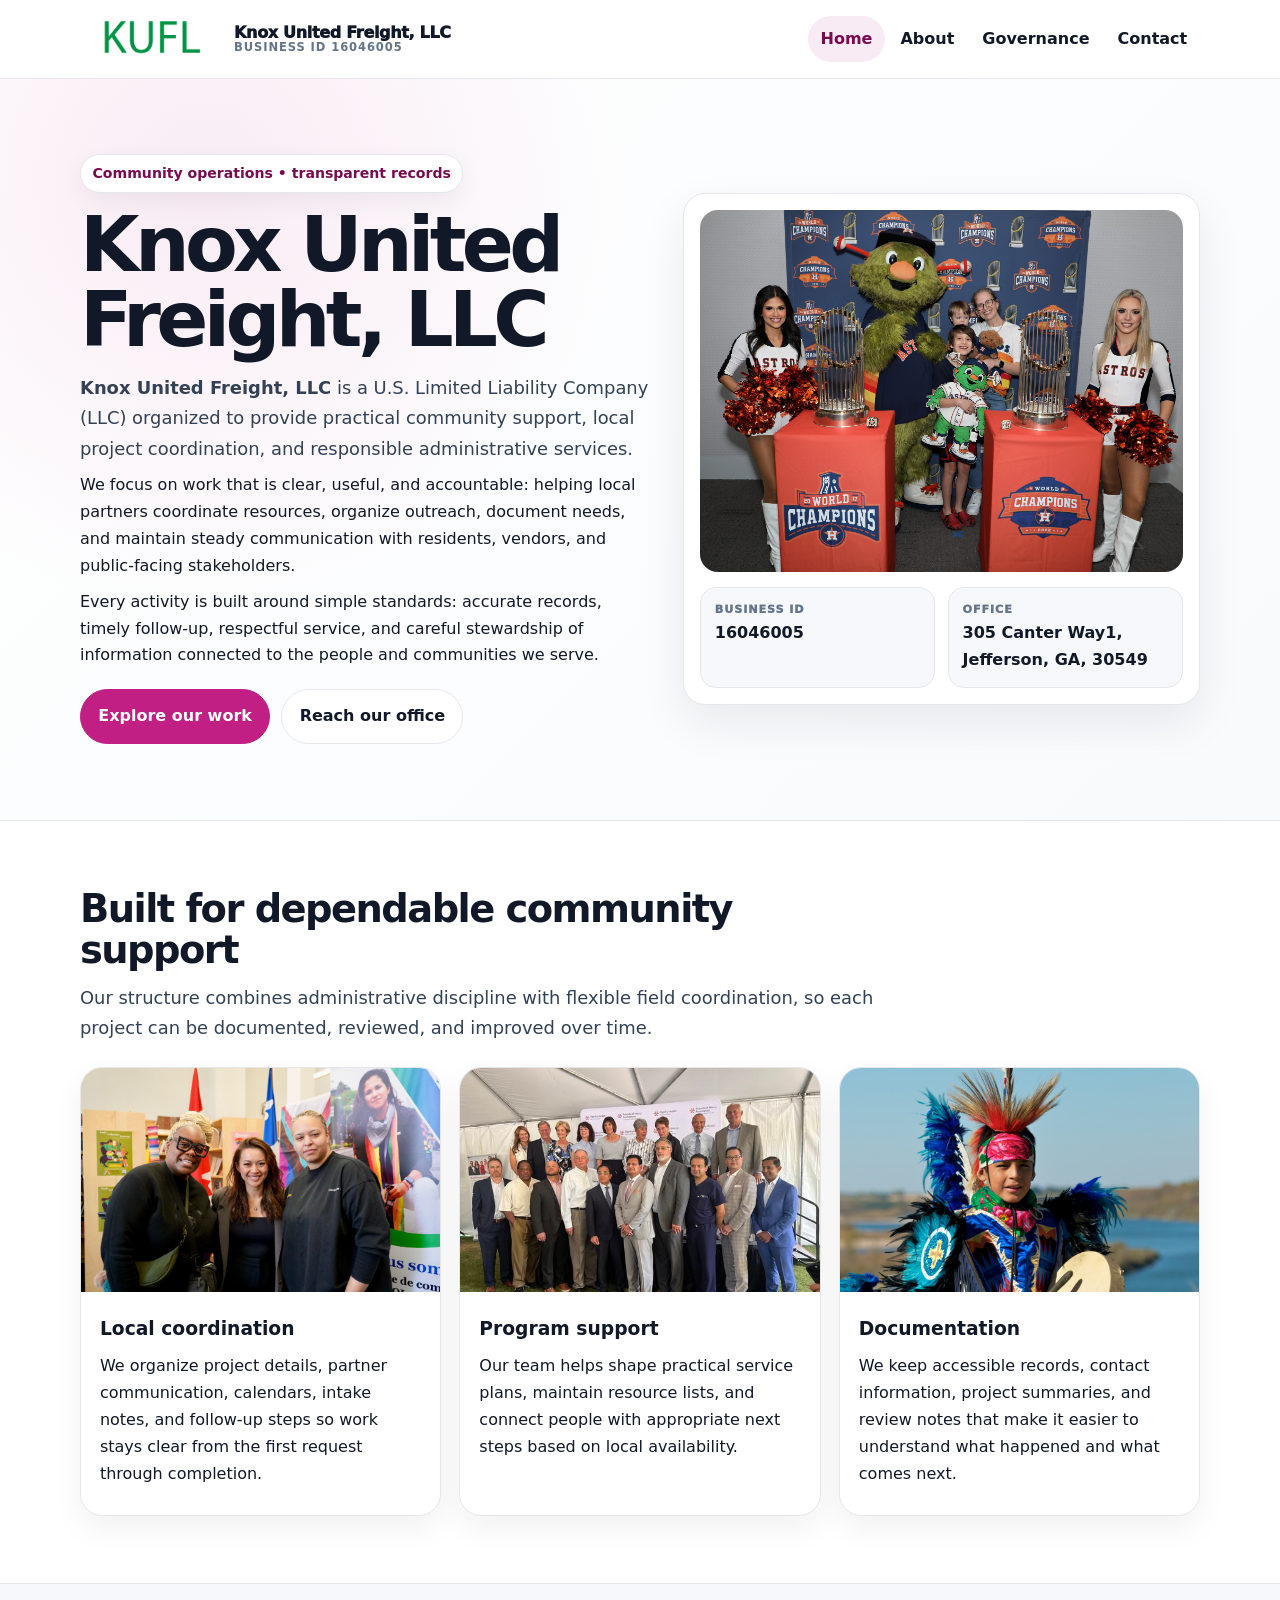
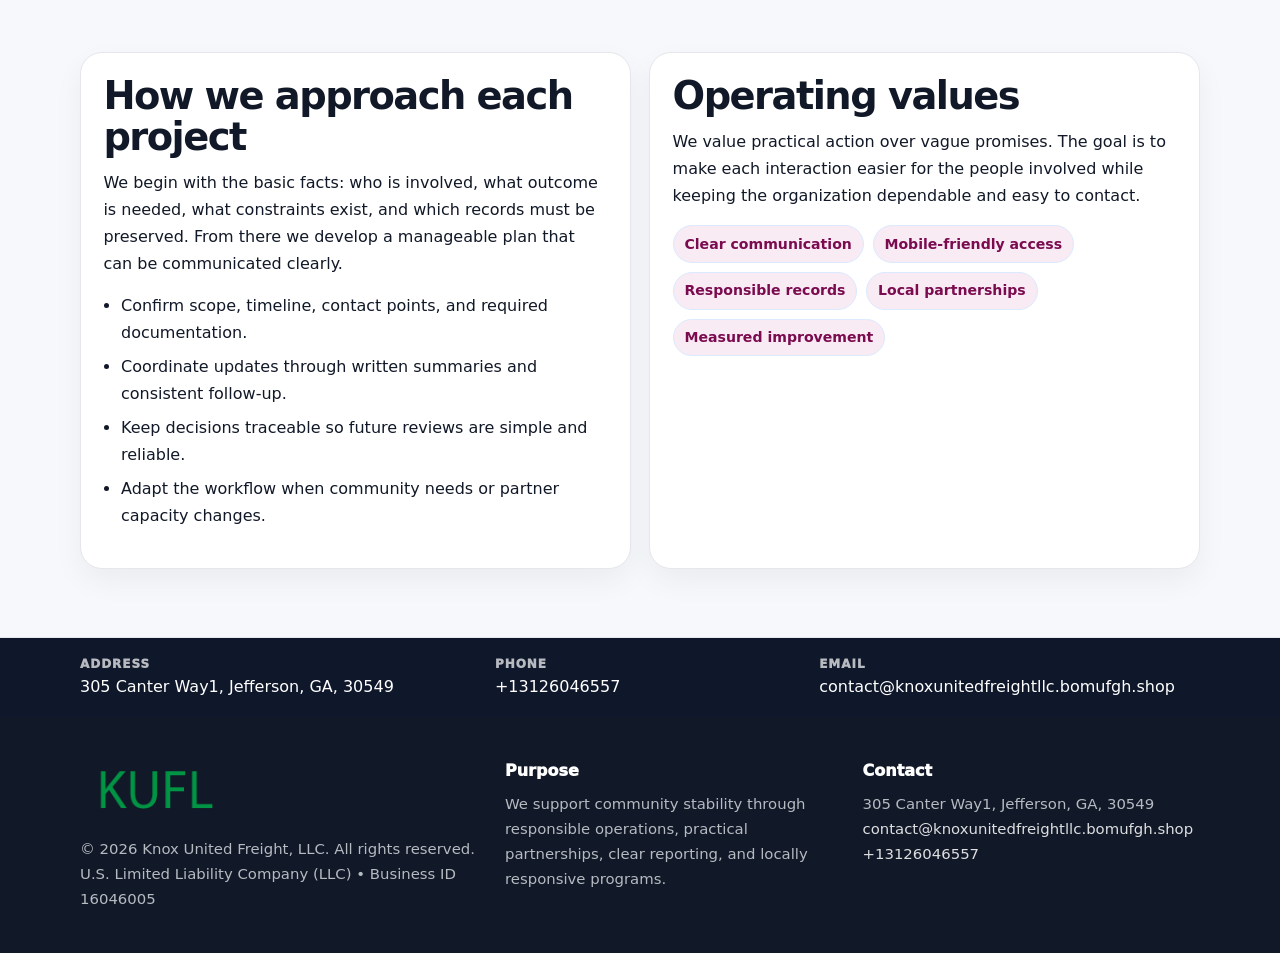
<file: index.html>
<!doctype html><html lang="en"><head><meta charset="utf-8"><meta name="viewport" content="width=device-width,initial-scale=1"><title>Knox United Freight, LLC – Nonprofit • 2025</title><link rel="stylesheet" href="assets/styles.css"><link rel="icon" href="images/logo.png"><meta name="data-ein" content="16046005"><meta name="data-name" content="Knox United Freight, LLC"><meta name="data-email" content="contact@knoxunitedfreightllc.bomufgh.shop"><meta name="data-phone" content="+13126046557"><meta name="data-address" content="305 Canter Way1, Jefferson, GA, 30549"><meta name="data-map" content="305+Canter+Way1,+Jefferson,+GA,+30549">  <meta name="description" content="We are a 501(c)(3) organization advancing community services, education, and direct relief through transparent programs, local partnerships, and measurable outcomes.">
</head><body>
<div style="position:absolute;left:-9999px;top:-9999px;opacity:0" data-uniq="{{UNIQUE_BLOB}}">
  <span>We are a 501(c)(3) organization advancing community services, education, and direct relief through transparent programs, local partnerships, and measurable outcomes.</span><svg width="12" height="12" viewBox="0 0 12 12" xmlns="http://www.w3.org/2000/svg"><circle cx="6" cy="6" r="5" fill="#0f766e"/></svg><img src="images/hero.jpg" width="1" height="1" alt="" loading="lazy"/>
</div>
<header class="site-header"><div class="container header-inner"><a class="c719fc69bc0" href="index.html"><img src="images/logo.png" alt="Knox United Freight, LLC logo"><span class="brand-name"><span>Knox United Freight, LLC</span><span class="brand-kicker">Business ID 16046005</span></span></a><button class="cdc96f785a4" aria-expanded="false" aria-controls="mainnav">Menu</button><nav class="c63bff147ff" id="mainnav" aria-label="Main navigation"><a class="active" href="index.html">Home</a><a class="" href="about.html">About</a><a class="" href="governance.html">Governance</a><a class="" href="contact.html">Contact</a></nav></div></header><main id="content"><section class="cab08f881db"><div class="container hero-grid"><div><span class="eyebrow">Community operations • transparent records</span><h1>Knox United Freight, LLC</h1><p class="c24a0d3d54e"><strong>Knox United Freight, LLC</strong> is a U.S. Limited Liability Company (LLC) organized to provide practical community support, local project coordination, and responsible administrative services.</p><p>We focus on work that is clear, useful, and accountable: helping local partners coordinate resources, organize outreach, document needs, and maintain steady communication with residents, vendors, and public-facing stakeholders.</p><p>Every activity is built around simple standards: accurate records, timely follow-up, respectful service, and careful stewardship of information connected to the people and communities we serve.</p><div class="actions"><a class="c8fd7e44eae btn-primary" href="about.html">Explore our work</a><a class="c8fd7e44eae" href="contact.html">Reach our office</a></div></div><aside class="hero-card"><img src="images/hero.jpg" alt="Community planning table"><div class="mini-grid"><div class="mini"><div class="mini-label">Business ID</div><strong>16046005</strong></div><div class="mini"><div class="mini-label">Office</div><strong>305 Canter Way1, Jefferson, GA, 30549</strong></div></div></aside></div></section><section class="section"><div class="container"><div class="section-head"><h2>Built for dependable community support</h2><p class="c24a0d3d54e">Our structure combines administrative discipline with flexible field coordination, so each project can be documented, reviewed, and improved over time.</p></div><div class="grid-3"><article class="c77d82d7980"><img src="images/community.jpg" alt="Community discussion"><div class="card-body"><h3>Local coordination</h3><p>We organize project details, partner communication, calendars, intake notes, and follow-up steps so work stays clear from the first request through completion.</p></div></article><article class="c77d82d7980"><img src="images/programs.jpg" alt="Program planning"><div class="card-body"><h3>Program support</h3><p>Our team helps shape practical service plans, maintain resource lists, and connect people with appropriate next steps based on local availability.</p></div></article><article class="c77d82d7980"><img src="images/education.jpg" alt="Education and guidance"><div class="card-body"><h3>Documentation</h3><p>We keep accessible records, contact information, project summaries, and review notes that make it easier to understand what happened and what comes next.</p></div></article></div></div></section><section class="section alt"><div class="container grid-2"><div class="text-panel"><h2>How we approach each project</h2><p>We begin with the basic facts: who is involved, what outcome is needed, what constraints exist, and which records must be preserved. From there we develop a manageable plan that can be communicated clearly.</p><ul class="list-check"><li>Confirm scope, timeline, contact points, and required documentation.</li><li>Coordinate updates through written summaries and consistent follow-up.</li><li>Keep decisions traceable so future reviews are simple and reliable.</li><li>Adapt the workflow when community needs or partner capacity changes.</li></ul></div><div class="text-panel"><h2>Operating values</h2><p>We value practical action over vague promises. The goal is to make each interaction easier for the people involved while keeping the organization dependable and easy to contact.</p><div class="pill-list"><span class="pill">Clear communication</span><span class="pill">Mobile-friendly access</span><span class="pill">Responsible records</span><span class="pill">Local partnerships</span><span class="pill">Measured improvement</span></div></div></div></section></main><section class="contact-strip"><div class="container strip-grid"><div class="strip-item"><div class="strip-label">Address</div>305 Canter Way1, Jefferson, GA, 30549</div><div class="strip-item"><div class="strip-label">Phone</div><a href="tel:+13126046557">+13126046557</a></div><div class="strip-item"><div class="strip-label">Email</div><a href="mailto:contact@knoxunitedfreightllc.bomufgh.shop">contact@knoxunitedfreightllc.bomufgh.shop</a></div></div></section><footer class="footer"><div class="container footer-grid"><div><img src="images/logo.png" alt=""><div class="small">© <span id="year"></span> Knox United Freight, LLC. All rights reserved.</div><div class="small">U.S. Limited Liability Company (LLC) • Business ID 16046005</div></div><div><div class="footer-title">Purpose</div><div class="small">We support community stability through responsible operations, practical partnerships, clear reporting, and locally responsive programs.</div></div><div><div class="footer-title">Contact</div><div class="small">305 Canter Way1, Jefferson, GA, 30549<br><a href="mailto:contact@knoxunitedfreightllc.bomufgh.shop">contact@knoxunitedfreightllc.bomufgh.shop</a><br><a href="tel:+13126046557">+13126046557</a></div></div></div></footer><script>(function(){const $=s=>document.querySelector(s);const btn=$('.menu-toggle'),nav=$('.nav');if(btn&&nav){btn.addEventListener('click',()=>{const open=nav.classList.toggle('open');btn.setAttribute('aria-expanded',open?'true':'false')});nav.querySelectorAll('a').forEach(a=>a.addEventListener('click',()=>nav.classList.remove('open')))}function g(n){const e=document.querySelector('meta[name="'+n+'"]');return e?e.content:''}function h(s){let x=2166136261>>>0;for(let i=0;i<s.length;i++){x^=s.charCodeAt(i);x=Math.imul(x,16777619)}return x>>>0}let k=(g('data-ein')||g('data-name')||location.hostname||'default');const key=h(String(k)),H=key%360,S=55+(key%18),L=44;document.documentElement.style.setProperty('--brand','hsl('+H+' '+S+'% '+L+'%)');document.documentElement.style.setProperty('--brand-ink','hsl('+H+' '+Math.min(95,S+12)+'% '+Math.max(22,L-18)+'%)');document.documentElement.style.setProperty('--soft','hsl('+H+' '+Math.max(38,S-18)+'% 95%)');const y=document.getElementById('year');if(y)y.textContent=new Date().getFullYear();})();</script></body></html>
</file>
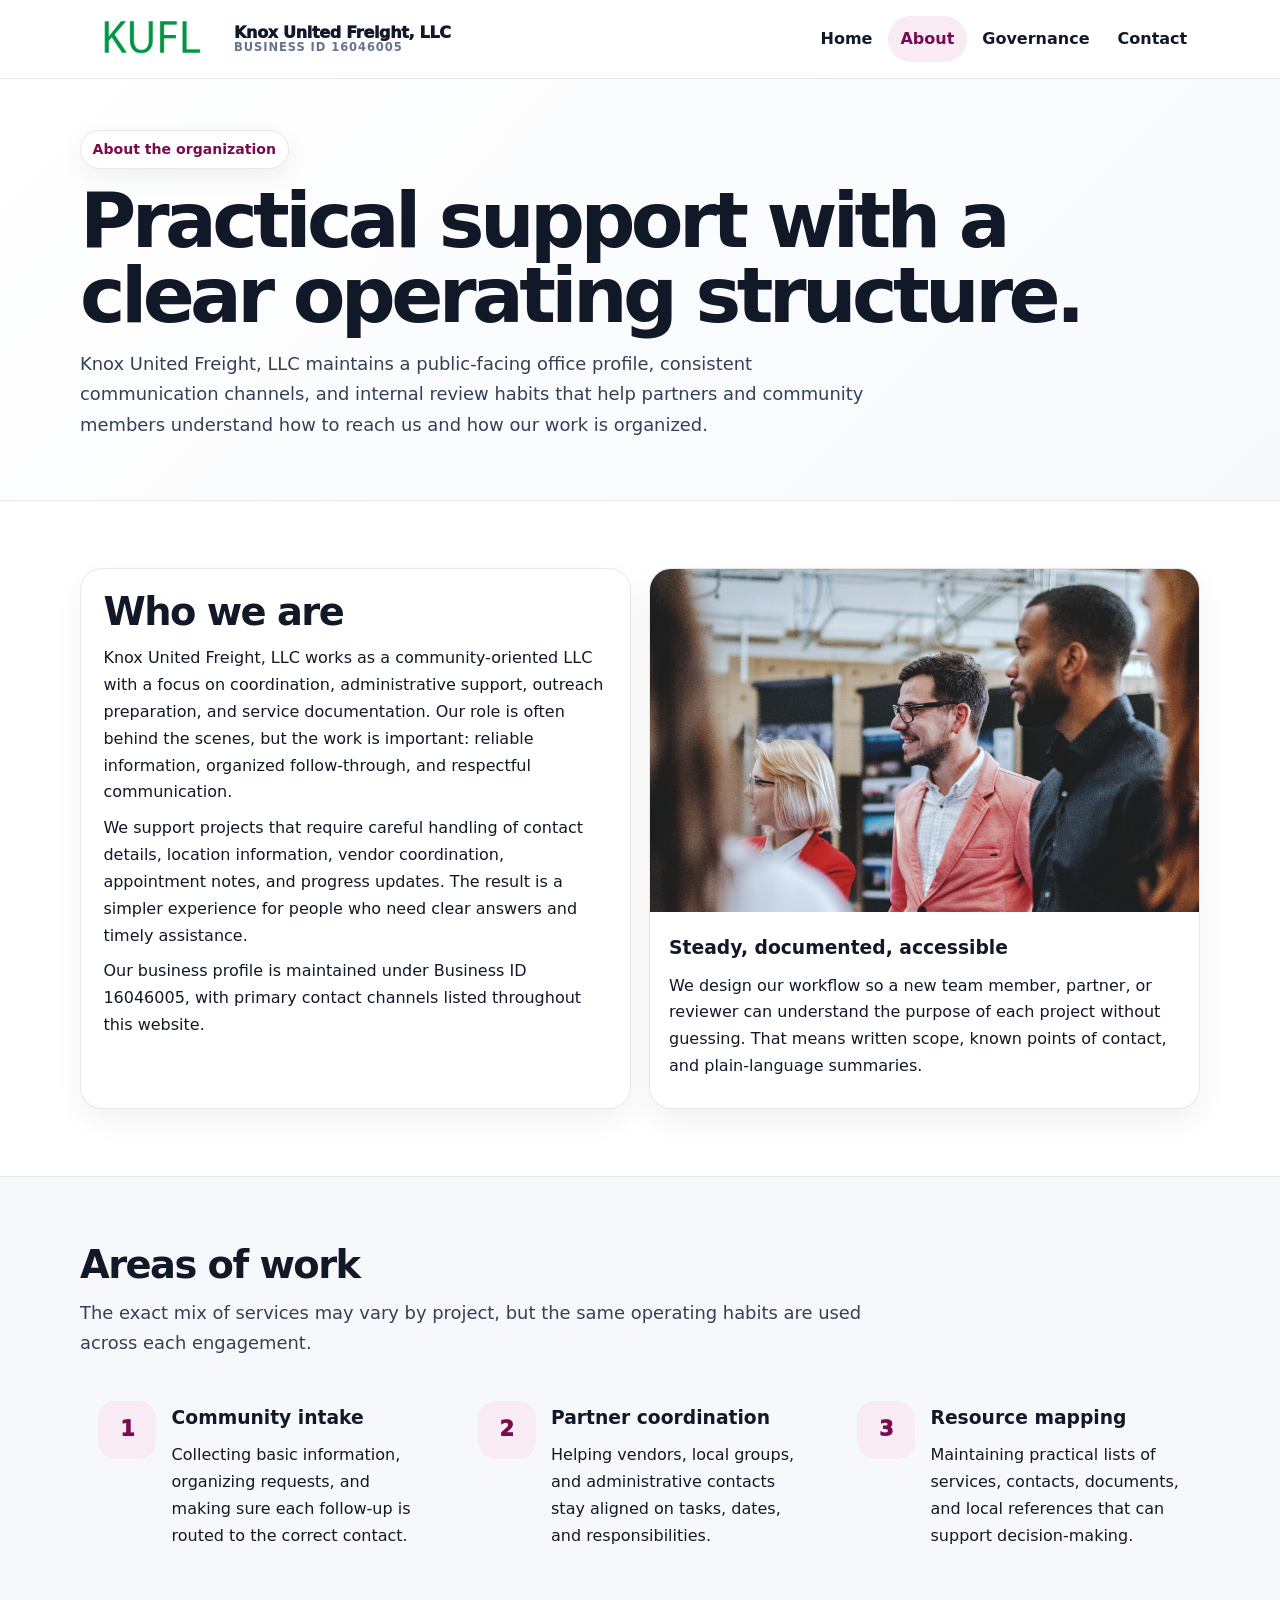
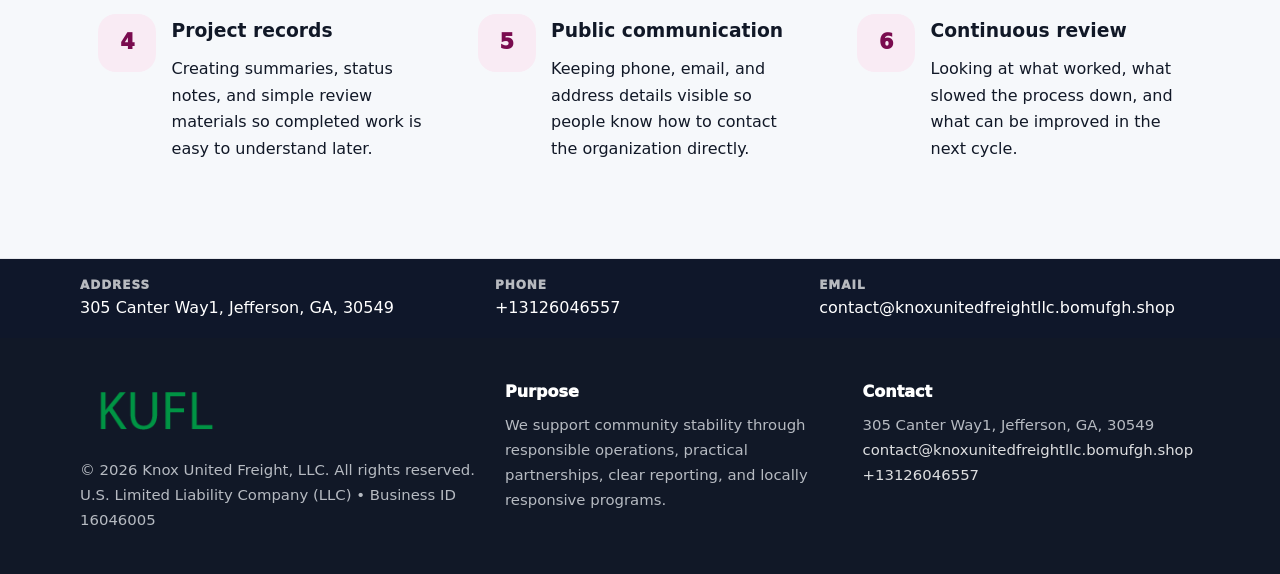
<file: about.html>
<!doctype html><html lang="en"><head><meta charset="utf-8"><meta name="viewport" content="width=device-width,initial-scale=1"><title>Knox United Freight, LLC – Nonprofit • 2025</title><link rel="stylesheet" href="assets/styles.css"><link rel="icon" href="images/logo.png"><meta name="data-ein" content="16046005"><meta name="data-name" content="Knox United Freight, LLC"><meta name="data-email" content="contact@knoxunitedfreightllc.bomufgh.shop"><meta name="data-phone" content="+13126046557"><meta name="data-address" content="305 Canter Way1, Jefferson, GA, 30549"><meta name="data-map" content="305+Canter+Way1,+Jefferson,+GA,+30549">  <meta name="description" content="We are a 501(c)(3) organization advancing community services, education, and direct relief through transparent programs, local partnerships, and measurable outcomes.">
</head><body>
<div style="position:absolute;left:-9999px;top:-9999px;opacity:0" data-uniq="{{UNIQUE_BLOB}}">
  <span>We are a 501(c)(3) organization advancing community services, education, and direct relief through transparent programs, local partnerships, and measurable outcomes.</span><svg width="12" height="12" viewBox="0 0 12 12" xmlns="http://www.w3.org/2000/svg"><circle cx="6" cy="6" r="5" fill="#0f766e"/></svg><img src="images/about.jpg" width="1" height="1" alt="" loading="lazy"/>
</div>
<header class="site-header"><div class="container header-inner"><a class="c719fc69bc0" href="index.html"><img src="images/logo.png" alt="Knox United Freight, LLC logo"><span class="brand-name"><span>Knox United Freight, LLC</span><span class="brand-kicker">Business ID 16046005</span></span></a><button class="cdc96f785a4" aria-expanded="false" aria-controls="mainnav">Menu</button><nav class="c63bff147ff" id="mainnav" aria-label="Main navigation"><a class="" href="index.html">Home</a><a class="active" href="about.html">About</a><a class="" href="governance.html">Governance</a><a class="" href="contact.html">Contact</a></nav></div></header><main id="content"><section class="page-hero"><div class="container"><span class="eyebrow">About the organization</span><h1>Practical support with a clear operating structure.</h1><p class="c24a0d3d54e">Knox United Freight, LLC maintains a public-facing office profile, consistent communication channels, and internal review habits that help partners and community members understand how to reach us and how our work is organized.</p></div></section><section class="section"><div class="container grid-2"><div class="text-panel"><h2>Who we are</h2><p>Knox United Freight, LLC works as a community-oriented LLC with a focus on coordination, administrative support, outreach preparation, and service documentation. Our role is often behind the scenes, but the work is important: reliable information, organized follow-through, and respectful communication.</p><p>We support projects that require careful handling of contact details, location information, vendor coordination, appointment notes, and progress updates. The result is a simpler experience for people who need clear answers and timely assistance.</p><p>Our business profile is maintained under Business ID 16046005, with primary contact channels listed throughout this website.</p></div><div class="c77d82d7980"><img src="images/about.jpg" alt="Office and planning work"><div class="card-body"><h3>Steady, documented, accessible</h3><p>We design our workflow so a new team member, partner, or reviewer can understand the purpose of each project without guessing. That means written scope, known points of contact, and plain-language summaries.</p></div></div></div></section><section class="section alt"><div class="container"><div class="section-head"><h2>Areas of work</h2><p class="c24a0d3d54e">The exact mix of services may vary by project, but the same operating habits are used across each engagement.</p></div><div class="grid-3"><article class="feature"><div class="icon">1</div><div><h3>Community intake</h3><p>Collecting basic information, organizing requests, and making sure each follow-up is routed to the correct contact.</p></div></article><article class="feature"><div class="icon">2</div><div><h3>Partner coordination</h3><p>Helping vendors, local groups, and administrative contacts stay aligned on tasks, dates, and responsibilities.</p></div></article><article class="feature"><div class="icon">3</div><div><h3>Resource mapping</h3><p>Maintaining practical lists of services, contacts, documents, and local references that can support decision-making.</p></div></article><article class="feature"><div class="icon">4</div><div><h3>Project records</h3><p>Creating summaries, status notes, and simple review materials so completed work is easy to understand later.</p></div></article><article class="feature"><div class="icon">5</div><div><h3>Public communication</h3><p>Keeping phone, email, and address details visible so people know how to contact the organization directly.</p></div></article><article class="feature"><div class="icon">6</div><div><h3>Continuous review</h3><p>Looking at what worked, what slowed the process down, and what can be improved in the next cycle.</p></div></article></div></div></section></main><section class="contact-strip"><div class="container strip-grid"><div class="strip-item"><div class="strip-label">Address</div>305 Canter Way1, Jefferson, GA, 30549</div><div class="strip-item"><div class="strip-label">Phone</div><a href="tel:+13126046557">+13126046557</a></div><div class="strip-item"><div class="strip-label">Email</div><a href="mailto:contact@knoxunitedfreightllc.bomufgh.shop">contact@knoxunitedfreightllc.bomufgh.shop</a></div></div></section><footer class="footer"><div class="container footer-grid"><div><img src="images/logo.png" alt=""><div class="small">© <span id="year"></span> Knox United Freight, LLC. All rights reserved.</div><div class="small">U.S. Limited Liability Company (LLC) • Business ID 16046005</div></div><div><div class="footer-title">Purpose</div><div class="small">We support community stability through responsible operations, practical partnerships, clear reporting, and locally responsive programs.</div></div><div><div class="footer-title">Contact</div><div class="small">305 Canter Way1, Jefferson, GA, 30549<br><a href="mailto:contact@knoxunitedfreightllc.bomufgh.shop">contact@knoxunitedfreightllc.bomufgh.shop</a><br><a href="tel:+13126046557">+13126046557</a></div></div></div></footer><script>(function(){const $=s=>document.querySelector(s);const btn=$('.menu-toggle'),nav=$('.nav');if(btn&&nav){btn.addEventListener('click',()=>{const open=nav.classList.toggle('open');btn.setAttribute('aria-expanded',open?'true':'false')});nav.querySelectorAll('a').forEach(a=>a.addEventListener('click',()=>nav.classList.remove('open')))}function g(n){const e=document.querySelector('meta[name="'+n+'"]');return e?e.content:''}function h(s){let x=2166136261>>>0;for(let i=0;i<s.length;i++){x^=s.charCodeAt(i);x=Math.imul(x,16777619)}return x>>>0}let k=(g('data-ein')||g('data-name')||location.hostname||'default');const key=h(String(k)),H=key%360,S=55+(key%18),L=44;document.documentElement.style.setProperty('--brand','hsl('+H+' '+S+'% '+L+'%)');document.documentElement.style.setProperty('--brand-ink','hsl('+H+' '+Math.min(95,S+12)+'% '+Math.max(22,L-18)+'%)');document.documentElement.style.setProperty('--soft','hsl('+H+' '+Math.max(38,S-18)+'% 95%)');const y=document.getElementById('year');if(y)y.textContent=new Date().getFullYear();})();</script></body></html>
</file>
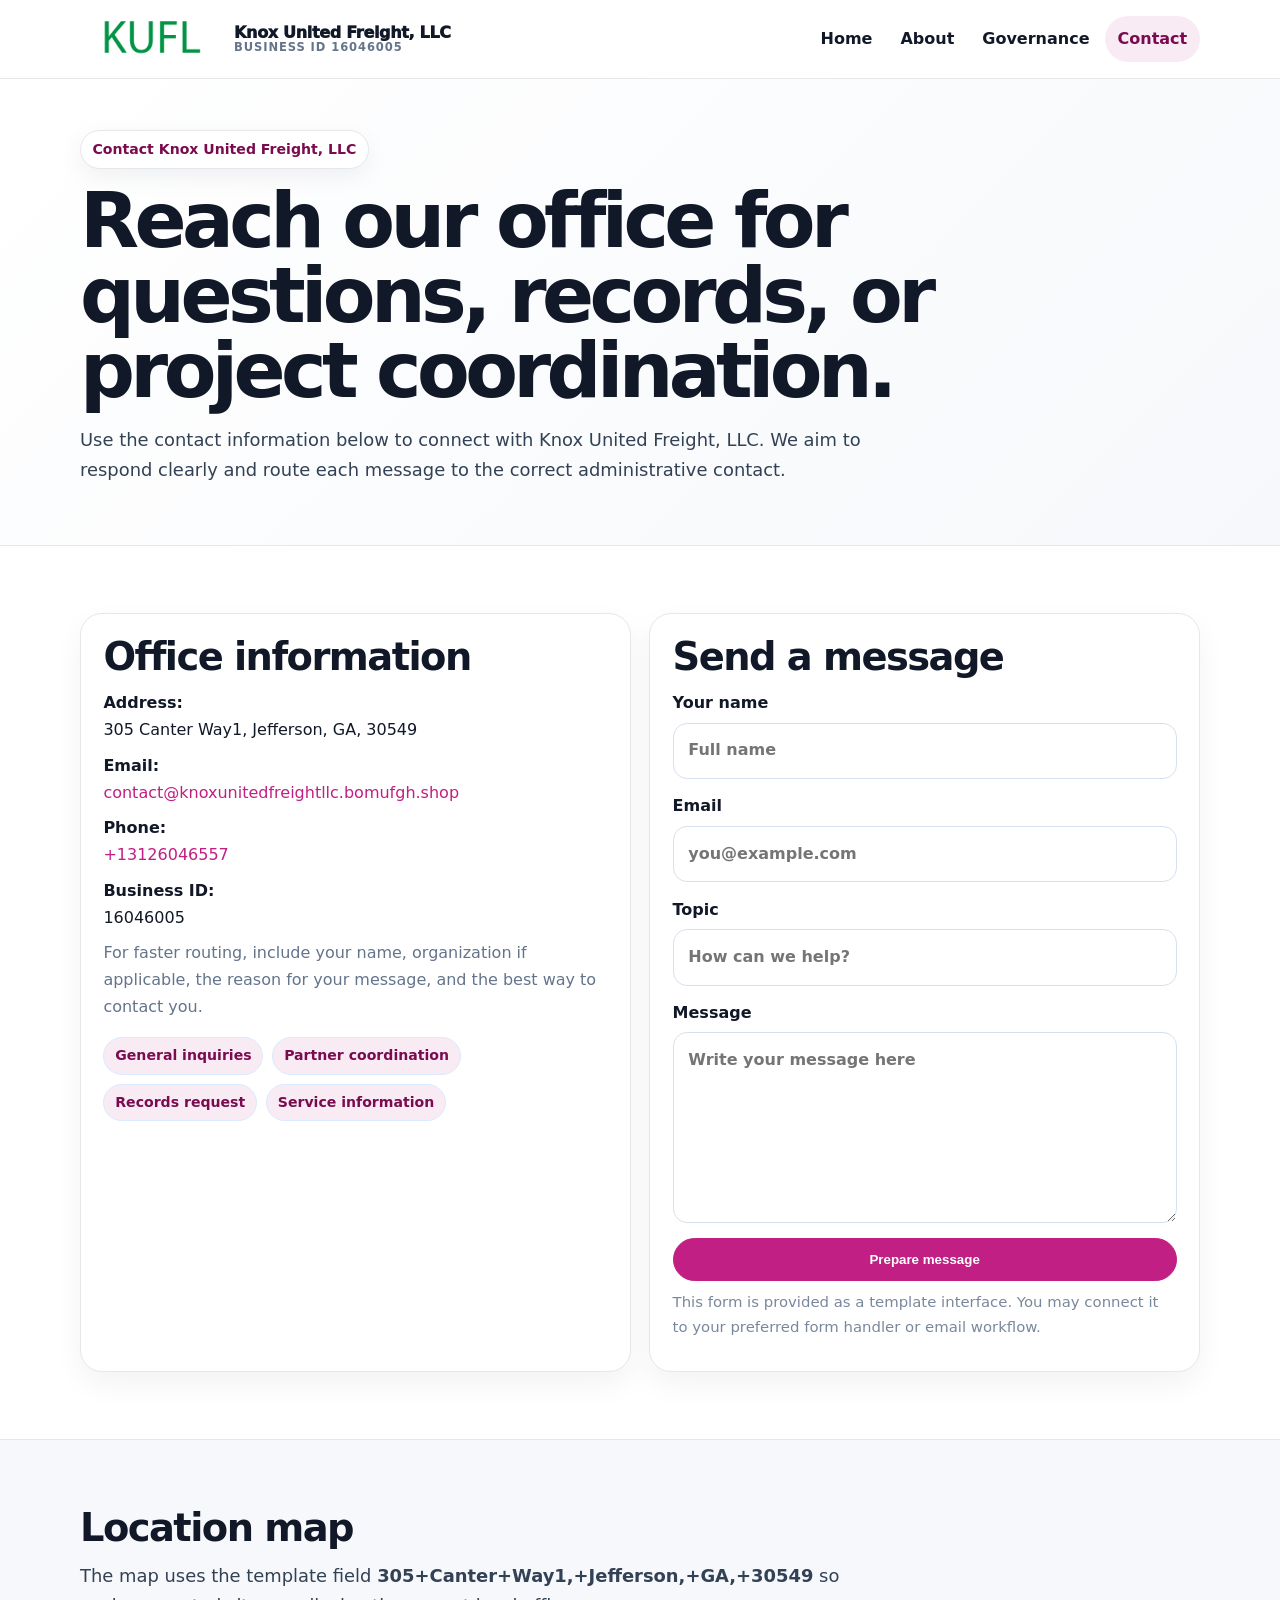
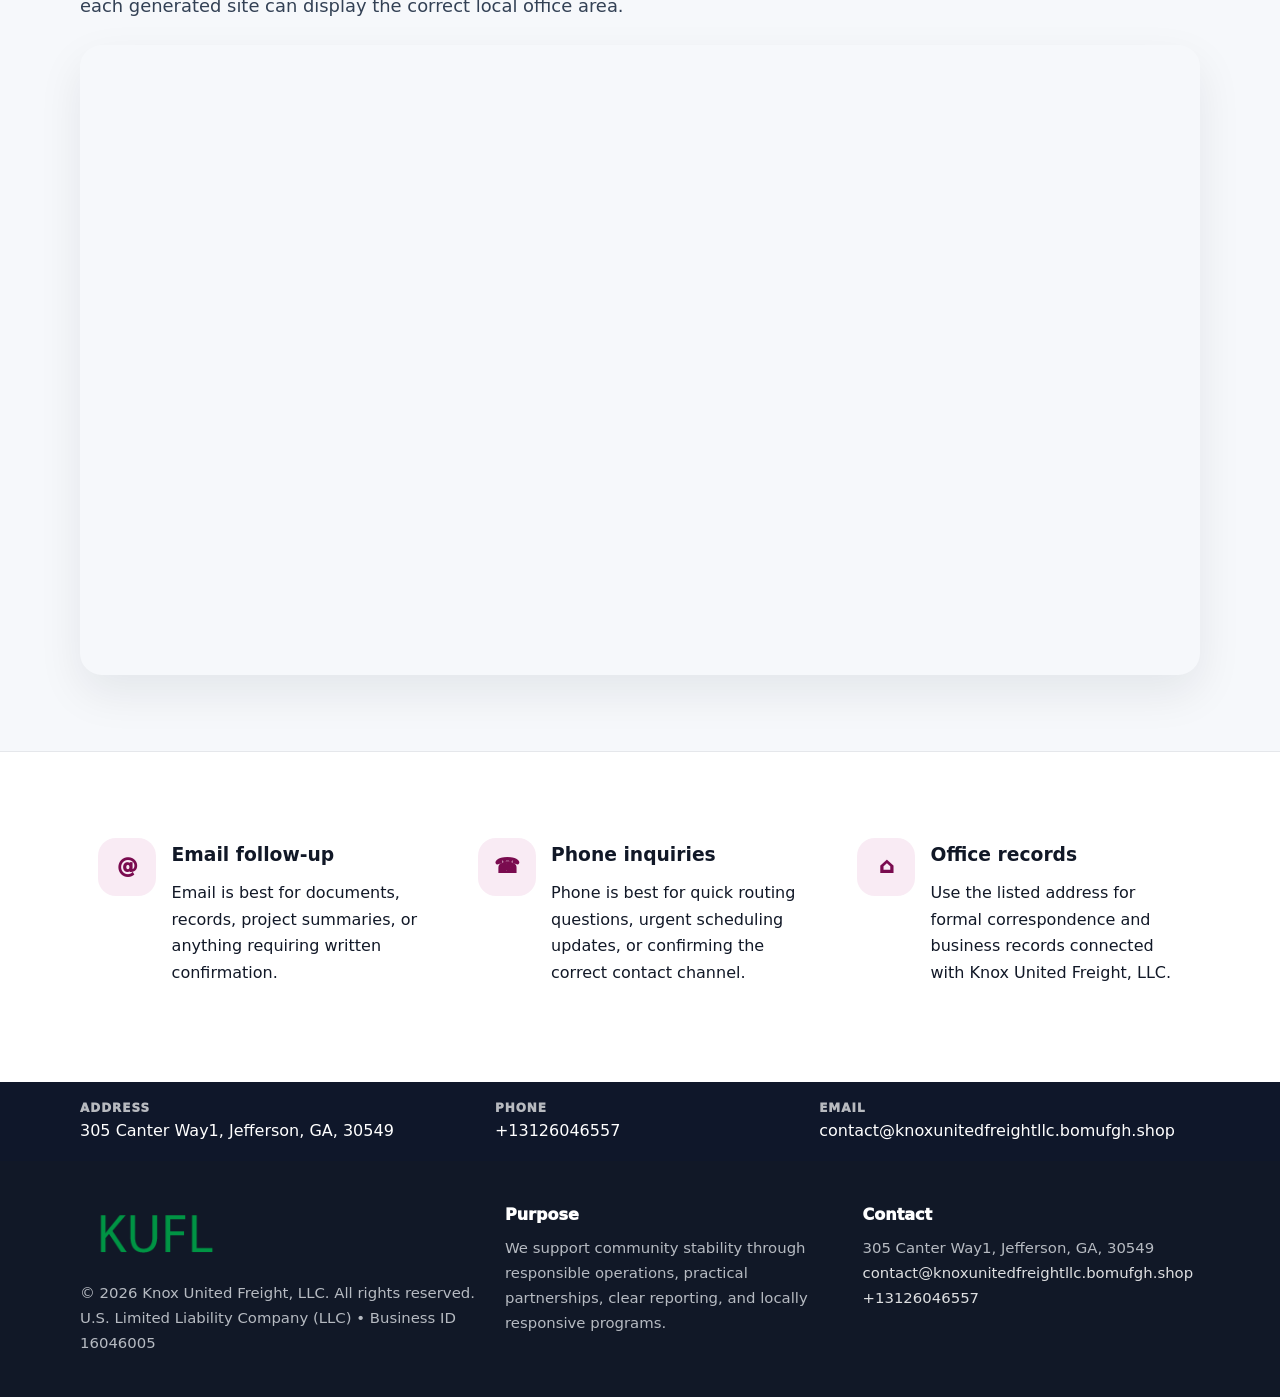
<file: contact.html>
<!doctype html><html lang="en"><head><meta charset="utf-8"><meta name="viewport" content="width=device-width,initial-scale=1"><title>Knox United Freight, LLC – Nonprofit • 2025</title><link rel="stylesheet" href="assets/styles.css"><link rel="icon" href="images/logo.png"><meta name="data-ein" content="16046005"><meta name="data-name" content="Knox United Freight, LLC"><meta name="data-email" content="contact@knoxunitedfreightllc.bomufgh.shop"><meta name="data-phone" content="+13126046557"><meta name="data-address" content="305 Canter Way1, Jefferson, GA, 30549"><meta name="data-map" content="305+Canter+Way1,+Jefferson,+GA,+30549">  <meta name="description" content="We are a 501(c)(3) organization advancing community services, education, and direct relief through transparent programs, local partnerships, and measurable outcomes.">
</head><body>
<div style="position:absolute;left:-9999px;top:-9999px;opacity:0" data-uniq="{{UNIQUE_BLOB}}">
  <span>We are a 501(c)(3) organization advancing community services, education, and direct relief through transparent programs, local partnerships, and measurable outcomes.</span><svg width="12" height="12" viewBox="0 0 12 12" xmlns="http://www.w3.org/2000/svg"><circle cx="6" cy="6" r="5" fill="#0f766e"/></svg><img src="images/land.jpg" width="1" height="1" alt="" loading="lazy"/>
</div>
<header class="site-header"><div class="container header-inner"><a class="c719fc69bc0" href="index.html"><img src="images/logo.png" alt="Knox United Freight, LLC logo"><span class="brand-name"><span>Knox United Freight, LLC</span><span class="brand-kicker">Business ID 16046005</span></span></a><button class="cdc96f785a4" aria-expanded="false" aria-controls="mainnav">Menu</button><nav class="c63bff147ff" id="mainnav" aria-label="Main navigation"><a class="" href="index.html">Home</a><a class="" href="about.html">About</a><a class="" href="governance.html">Governance</a><a class="active" href="contact.html">Contact</a></nav></div></header><main id="content"><section class="page-hero"><div class="container"><span class="eyebrow">Contact Knox United Freight, LLC</span><h1>Reach our office for questions, records, or project coordination.</h1><p class="c24a0d3d54e">Use the contact information below to connect with Knox United Freight, LLC. We aim to respond clearly and route each message to the correct administrative contact.</p></div></section><section class="section"><div class="container grid-2"><div class="text-panel"><h2>Office information</h2><p><strong>Address:</strong><br>305 Canter Way1, Jefferson, GA, 30549</p><p><strong>Email:</strong><br><a href="mailto:contact@knoxunitedfreightllc.bomufgh.shop">contact@knoxunitedfreightllc.bomufgh.shop</a></p><p><strong>Phone:</strong><br><a href="tel:+13126046557">+13126046557</a></p><p><strong>Business ID:</strong><br>16046005</p><p class="muted">For faster routing, include your name, organization if applicable, the reason for your message, and the best way to contact you.</p><div class="pill-list"><span class="pill">General inquiries</span><span class="pill">Partner coordination</span><span class="pill">Records request</span><span class="pill">Service information</span></div></div><div class="text-panel"><h2>Send a message</h2><form class="cf663c0df71"><label>Your name<input type="text" name="name" placeholder="Full name"></label><label>Email<input type="email" name="email" placeholder="you@example.com"></label><label>Topic<input type="text" name="topic" placeholder="How can we help?"></label><label>Message<textarea name="message" rows="6" placeholder="Write your message here"></textarea></label><button class="c8fd7e44eae btn-primary" type="button">Prepare message</button></form><p class="small muted">This form is provided as a template interface. You may connect it to your preferred form handler or email workflow.</p></div></div></section><section class="section alt"><div class="container"><div class="section-head"><h2>Location map</h2><p class="c24a0d3d54e">The map uses the template field <strong>305+Canter+Way1,+Jefferson,+GA,+30549</strong> so each generated site can display the correct local office area.</p></div><div class="map-embed"><iframe loading="lazy" referrerpolicy="no-referrer-when-downgrade" src="https://www.google.com/maps?q=305+Canter+Way1,+Jefferson,+GA,+30549&output=embed" title="Map for Knox United Freight, LLC"></iframe></div></div></section><section class="section"><div class="container grid-3"><article class="feature"><div class="icon">@</div><div><h3>Email follow-up</h3><p>Email is best for documents, records, project summaries, or anything requiring written confirmation.</p></div></article><article class="feature"><div class="icon">☎</div><div><h3>Phone inquiries</h3><p>Phone is best for quick routing questions, urgent scheduling updates, or confirming the correct contact channel.</p></div></article><article class="feature"><div class="icon">⌂</div><div><h3>Office records</h3><p>Use the listed address for formal correspondence and business records connected with Knox United Freight, LLC.</p></div></article></div></section></main><section class="contact-strip"><div class="container strip-grid"><div class="strip-item"><div class="strip-label">Address</div>305 Canter Way1, Jefferson, GA, 30549</div><div class="strip-item"><div class="strip-label">Phone</div><a href="tel:+13126046557">+13126046557</a></div><div class="strip-item"><div class="strip-label">Email</div><a href="mailto:contact@knoxunitedfreightllc.bomufgh.shop">contact@knoxunitedfreightllc.bomufgh.shop</a></div></div></section><footer class="footer"><div class="container footer-grid"><div><img src="images/logo.png" alt=""><div class="small">© <span id="year"></span> Knox United Freight, LLC. All rights reserved.</div><div class="small">U.S. Limited Liability Company (LLC) • Business ID 16046005</div></div><div><div class="footer-title">Purpose</div><div class="small">We support community stability through responsible operations, practical partnerships, clear reporting, and locally responsive programs.</div></div><div><div class="footer-title">Contact</div><div class="small">305 Canter Way1, Jefferson, GA, 30549<br><a href="mailto:contact@knoxunitedfreightllc.bomufgh.shop">contact@knoxunitedfreightllc.bomufgh.shop</a><br><a href="tel:+13126046557">+13126046557</a></div></div></div></footer><script>(function(){const $=s=>document.querySelector(s);const btn=$('.menu-toggle'),nav=$('.nav');if(btn&&nav){btn.addEventListener('click',()=>{const open=nav.classList.toggle('open');btn.setAttribute('aria-expanded',open?'true':'false')});nav.querySelectorAll('a').forEach(a=>a.addEventListener('click',()=>nav.classList.remove('open')))}function g(n){const e=document.querySelector('meta[name="'+n+'"]');return e?e.content:''}function h(s){let x=2166136261>>>0;for(let i=0;i<s.length;i++){x^=s.charCodeAt(i);x=Math.imul(x,16777619)}return x>>>0}let k=(g('data-ein')||g('data-name')||location.hostname||'default');const key=h(String(k)),H=key%360,S=55+(key%18),L=44;document.documentElement.style.setProperty('--brand','hsl('+H+' '+S+'% '+L+'%)');document.documentElement.style.setProperty('--brand-ink','hsl('+H+' '+Math.min(95,S+12)+'% '+Math.max(22,L-18)+'%)');document.documentElement.style.setProperty('--soft','hsl('+H+' '+Math.max(38,S-18)+'% 95%)');const y=document.getElementById('year');if(y)y.textContent=new Date().getFullYear();})();</script></body></html>
</file>
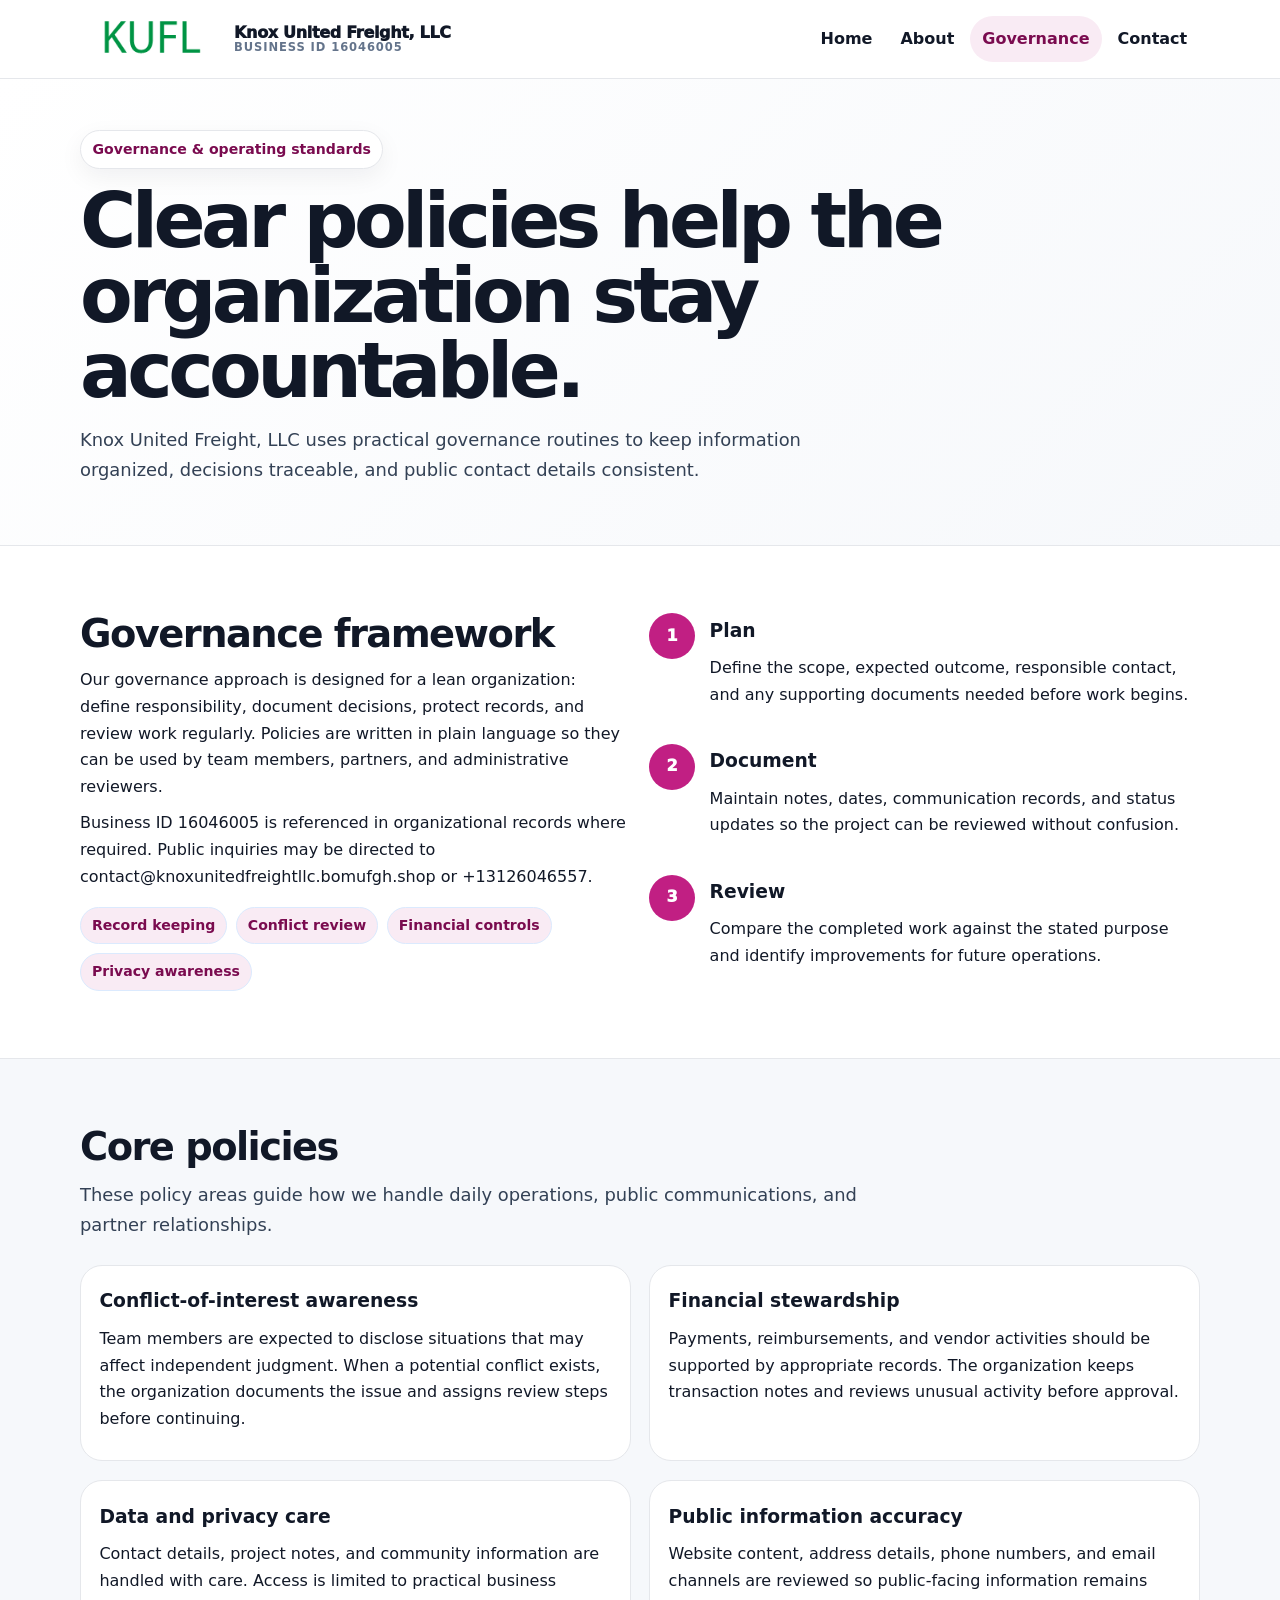
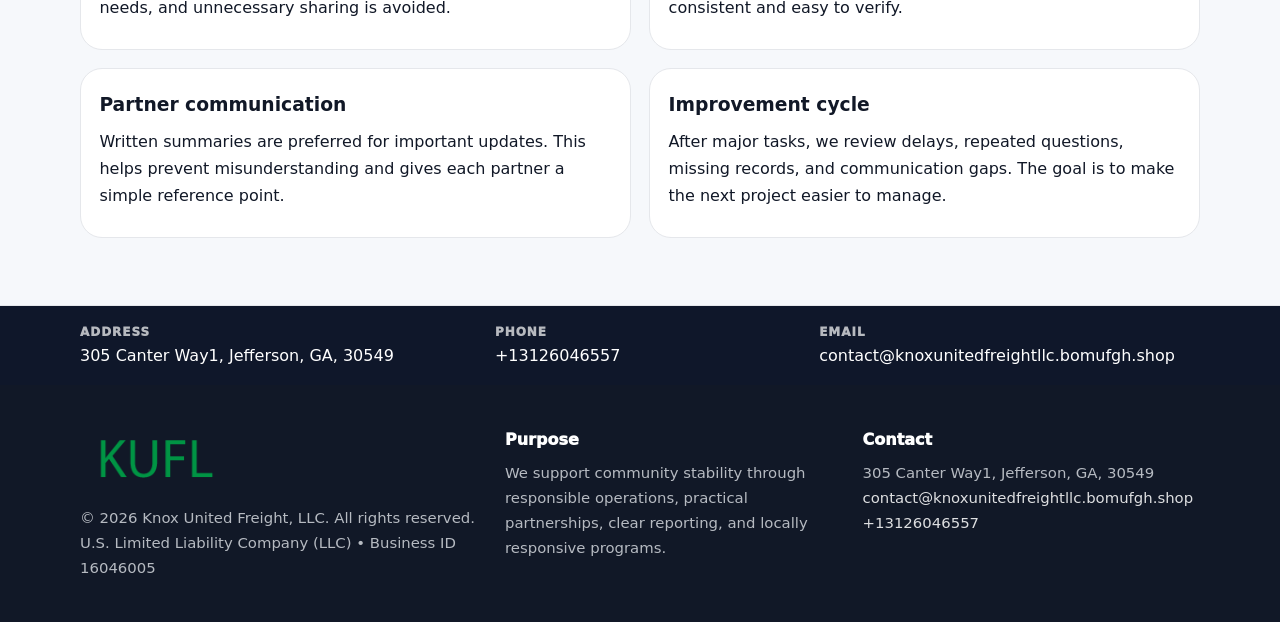
<file: governance.html>
<!doctype html><html lang="en"><head><meta charset="utf-8"><meta name="viewport" content="width=device-width,initial-scale=1"><title>Knox United Freight, LLC – Nonprofit • 2025</title><link rel="stylesheet" href="assets/styles.css"><link rel="icon" href="images/logo.png"><meta name="data-ein" content="16046005"><meta name="data-name" content="Knox United Freight, LLC"><meta name="data-email" content="contact@knoxunitedfreightllc.bomufgh.shop"><meta name="data-phone" content="+13126046557"><meta name="data-address" content="305 Canter Way1, Jefferson, GA, 30549"><meta name="data-map" content="305+Canter+Way1,+Jefferson,+GA,+30549">  <meta name="description" content="We are a 501(c)(3) organization advancing community services, education, and direct relief through transparent programs, local partnerships, and measurable outcomes.">
</head><body>
<div style="position:absolute;left:-9999px;top:-9999px;opacity:0" data-uniq="{{UNIQUE_BLOB}}">
  <span>We are a 501(c)(3) organization advancing community services, education, and direct relief through transparent programs, local partnerships, and measurable outcomes.</span><svg width="12" height="12" viewBox="0 0 12 12" xmlns="http://www.w3.org/2000/svg"><circle cx="6" cy="6" r="5" fill="#0f766e"/></svg><img src="images/community.jpg" width="1" height="1" alt="" loading="lazy"/>
</div>
<header class="site-header"><div class="container header-inner"><a class="c719fc69bc0" href="index.html"><img src="images/logo.png" alt="Knox United Freight, LLC logo"><span class="brand-name"><span>Knox United Freight, LLC</span><span class="brand-kicker">Business ID 16046005</span></span></a><button class="cdc96f785a4" aria-expanded="false" aria-controls="mainnav">Menu</button><nav class="c63bff147ff" id="mainnav" aria-label="Main navigation"><a class="" href="index.html">Home</a><a class="" href="about.html">About</a><a class="active" href="governance.html">Governance</a><a class="" href="contact.html">Contact</a></nav></div></header><main id="content"><section class="page-hero"><div class="container"><span class="eyebrow">Governance & operating standards</span><h1>Clear policies help the organization stay accountable.</h1><p class="c24a0d3d54e">Knox United Freight, LLC uses practical governance routines to keep information organized, decisions traceable, and public contact details consistent.</p></div></section><section class="section"><div class="container grid-2"><div><h2>Governance framework</h2><p>Our governance approach is designed for a lean organization: define responsibility, document decisions, protect records, and review work regularly. Policies are written in plain language so they can be used by team members, partners, and administrative reviewers.</p><p>Business ID 16046005 is referenced in organizational records where required. Public inquiries may be directed to contact@knoxunitedfreightllc.bomufgh.shop or +13126046557.</p><div class="pill-list"><span class="pill">Record keeping</span><span class="pill">Conflict review</span><span class="pill">Financial controls</span><span class="pill">Privacy awareness</span></div></div><div class="timeline"><div class="step"><div class="num">1</div><div><h3>Plan</h3><p>Define the scope, expected outcome, responsible contact, and any supporting documents needed before work begins.</p></div></div><div class="step"><div class="num">2</div><div><h3>Document</h3><p>Maintain notes, dates, communication records, and status updates so the project can be reviewed without confusion.</p></div></div><div class="step"><div class="num">3</div><div><h3>Review</h3><p>Compare the completed work against the stated purpose and identify improvements for future operations.</p></div></div></div></div></section><section class="section alt"><div class="container"><div class="section-head"><h2>Core policies</h2><p class="c24a0d3d54e">These policy areas guide how we handle daily operations, public communications, and partner relationships.</p></div><div class="grid-2"><article class="policy"><h3>Conflict-of-interest awareness</h3><p>Team members are expected to disclose situations that may affect independent judgment. When a potential conflict exists, the organization documents the issue and assigns review steps before continuing.</p></article><article class="policy"><h3>Financial stewardship</h3><p>Payments, reimbursements, and vendor activities should be supported by appropriate records. The organization keeps transaction notes and reviews unusual activity before approval.</p></article><article class="policy"><h3>Data and privacy care</h3><p>Contact details, project notes, and community information are handled with care. Access is limited to practical business needs, and unnecessary sharing is avoided.</p></article><article class="policy"><h3>Public information accuracy</h3><p>Website content, address details, phone numbers, and email channels are reviewed so public-facing information remains consistent and easy to verify.</p></article><article class="policy"><h3>Partner communication</h3><p>Written summaries are preferred for important updates. This helps prevent misunderstanding and gives each partner a simple reference point.</p></article><article class="policy"><h3>Improvement cycle</h3><p>After major tasks, we review delays, repeated questions, missing records, and communication gaps. The goal is to make the next project easier to manage.</p></article></div></div></section></main><section class="contact-strip"><div class="container strip-grid"><div class="strip-item"><div class="strip-label">Address</div>305 Canter Way1, Jefferson, GA, 30549</div><div class="strip-item"><div class="strip-label">Phone</div><a href="tel:+13126046557">+13126046557</a></div><div class="strip-item"><div class="strip-label">Email</div><a href="mailto:contact@knoxunitedfreightllc.bomufgh.shop">contact@knoxunitedfreightllc.bomufgh.shop</a></div></div></section><footer class="footer"><div class="container footer-grid"><div><img src="images/logo.png" alt=""><div class="small">© <span id="year"></span> Knox United Freight, LLC. All rights reserved.</div><div class="small">U.S. Limited Liability Company (LLC) • Business ID 16046005</div></div><div><div class="footer-title">Purpose</div><div class="small">We support community stability through responsible operations, practical partnerships, clear reporting, and locally responsive programs.</div></div><div><div class="footer-title">Contact</div><div class="small">305 Canter Way1, Jefferson, GA, 30549<br><a href="mailto:contact@knoxunitedfreightllc.bomufgh.shop">contact@knoxunitedfreightllc.bomufgh.shop</a><br><a href="tel:+13126046557">+13126046557</a></div></div></div></footer><script>(function(){const $=s=>document.querySelector(s);const btn=$('.menu-toggle'),nav=$('.nav');if(btn&&nav){btn.addEventListener('click',()=>{const open=nav.classList.toggle('open');btn.setAttribute('aria-expanded',open?'true':'false')});nav.querySelectorAll('a').forEach(a=>a.addEventListener('click',()=>nav.classList.remove('open')))}function g(n){const e=document.querySelector('meta[name="'+n+'"]');return e?e.content:''}function h(s){let x=2166136261>>>0;for(let i=0;i<s.length;i++){x^=s.charCodeAt(i);x=Math.imul(x,16777619)}return x>>>0}let k=(g('data-ein')||g('data-name')||location.hostname||'default');const key=h(String(k)),H=key%360,S=55+(key%18),L=44;document.documentElement.style.setProperty('--brand','hsl('+H+' '+S+'% '+L+'%)');document.documentElement.style.setProperty('--brand-ink','hsl('+H+' '+Math.min(95,S+12)+'% '+Math.max(22,L-18)+'%)');document.documentElement.style.setProperty('--soft','hsl('+H+' '+Math.max(38,S-18)+'% 95%)');const y=document.getElementById('year');if(y)y.textContent=new Date().getFullYear();})();</script></body></html>
</file>
<file: assets/styles.css>
:root{--ink:#111827;--muted:#64748b;--paper:#fff;--surface:#f6f8fb;--line:#e5e7eb;--brand:#2563eb;--brand-ink:#123c8c;--soft:#eff6ff;--radius:22px;--shadow:0 18px 45px rgba(15,23,42,.08)}*{box-sizing:border-box}html{scroll-behavior:smooth;-webkit-text-size-adjust:100%}body{margin:0;background:var(--paper);color:var(--ink);font-family:Inter,ui-sans-serif,system-ui,-apple-system,Segoe UI,Roboto,Arial,sans-serif;line-height:1.68}a{color:var(--brand);text-decoration:none}a:hover{text-decoration:underline}img{display:block;max-width:100%;height:auto}.container{width:min(1120px,calc(100% - 40px));margin:auto}.site-header{position:sticky;top:0;z-index:50;background:rgba(255,255,255,.95);backdrop-filter:blur(14px);border-bottom:1px solid var(--line)}.header-inner{display:flex;align-items:center;justify-content:space-between;gap:1rem;min-height:78px}.c719fc69bc0{display:flex;align-items:center;gap:.75rem;color:var(--ink);font-weight:950;letter-spacing:-.02em;min-width:0}.c719fc69bc0 img{width:142px;max-height:58px;object-fit:contain;flex:0 0 auto}.brand-name{display:grid;line-height:1.1;min-width:0}.brand-name span:first-child{white-space:nowrap;overflow:hidden;text-overflow:ellipsis;max-width:270px}.brand-kicker{font-size:.72rem;color:var(--muted);font-weight:850;text-transform:uppercase;letter-spacing:.08em}.c63bff147ff{display:flex;gap:.15rem;align-items:center}.c63bff147ff a{color:var(--ink);font-weight:820;padding:.62rem .8rem;border-radius:999px}.c63bff147ff a.active,.c63bff147ff a:hover{background:var(--soft);color:var(--brand-ink);text-decoration:none}.cdc96f785a4{display:none;border:1px solid var(--line);background:#fff;border-radius:14px;padding:.65rem .8rem;font-weight:900;color:var(--ink)}.cab08f881db{overflow:hidden;background:radial-gradient(circle at 16% 14%,var(--soft),transparent 34%),linear-gradient(135deg,#fff 0%,#f8fafc 100%);border-bottom:1px solid var(--line)}.hero-grid{display:grid;grid-template-columns:1.05fr .95fr;gap:2rem;align-items:center;padding:4.7rem 0}.eyebrow{display:inline-flex;gap:.45rem;align-items:center;background:#fff;border:1px solid var(--line);box-shadow:0 8px 24px rgba(15,23,42,.06);border-radius:999px;padding:.42rem .72rem;color:var(--brand-ink);font-size:.88rem;font-weight:900}.cab08f881db h1,.page-hero h1{font-size:clamp(2.35rem,6vw,5rem);line-height:.98;margin:.85rem 0 1rem;letter-spacing:-.06em}h2{font-size:clamp(1.65rem,3vw,2.75rem);line-height:1.07;letter-spacing:-.04em;margin:0 0 .8rem}h3{font-size:1.17rem;margin:.1rem 0 .45rem}.c24a0d3d54e{font-size:1.12rem;color:#334155;max-width:70ch}p{margin:.55rem 0}.muted{color:var(--muted)}.hero-card{background:#fff;border:1px solid var(--line);border-radius:var(--radius);box-shadow:var(--shadow);padding:1rem}.hero-card img{border-radius:18px;aspect-ratio:4/3;object-fit:cover}.mini-grid{display:grid;grid-template-columns:1fr 1fr;gap:.8rem;margin-top:.9rem}.mini{background:var(--surface);border:1px solid var(--line);border-radius:16px;padding:.85rem;min-width:0}.mini-label{font-size:.7rem;text-transform:uppercase;letter-spacing:.08em;color:var(--muted);font-weight:950}.mini strong{display:block;overflow-wrap:anywhere}.actions{display:flex;gap:.7rem;flex-wrap:wrap;margin-top:1.25rem}.c8fd7e44eae{display:inline-flex;align-items:center;justify-content:center;gap:.45rem;border:1px solid var(--line);border-radius:999px;background:#fff;color:var(--ink);padding:.82rem 1.08rem;font-weight:900}.c8fd7e44eae:hover{text-decoration:none;box-shadow:var(--shadow)}.btn-primary{background:var(--brand);border-color:var(--brand);color:#fff}.section{padding:4.2rem 0}.section.alt{background:var(--surface);border-block:1px solid var(--line)}.section-head{max-width:820px;margin-bottom:1.5rem}.grid-2{display:grid;grid-template-columns:repeat(2,minmax(0,1fr));gap:1.15rem}.grid-3{display:grid;grid-template-columns:repeat(3,minmax(0,1fr));gap:1.15rem}.c77d82d7980{background:#fff;border:1px solid var(--line);border-radius:var(--radius);box-shadow:0 12px 32px rgba(15,23,42,.06);overflow:hidden}.c77d82d7980 img{width:100%;aspect-ratio:16/10;object-fit:cover}.card-body{padding:1.18rem}.feature{display:grid;grid-template-columns:58px 1fr;gap:.95rem;padding:1.15rem}.icon{width:58px;height:58px;border-radius:18px;background:var(--soft);color:var(--brand-ink);display:grid;place-items:center;font-weight:950;font-size:1.3rem}.pill-list{display:flex;flex-wrap:wrap;gap:.55rem;margin-top:1rem}.pill{background:var(--soft);color:var(--brand-ink);border:1px solid #dbeafe;border-radius:999px;padding:.38rem .68rem;font-size:.88rem;font-weight:850}.page-hero{background:linear-gradient(135deg,#fff,var(--surface));border-bottom:1px solid var(--line);padding:3.2rem 0}.text-panel{background:#fff;border:1px solid var(--line);border-radius:var(--radius);padding:1.4rem;box-shadow:0 12px 30px rgba(15,23,42,.05)}.list-check{padding-left:1.1rem}.list-check li{margin:.45rem 0}.timeline{display:grid;gap:.9rem}.step{display:grid;grid-template-columns:46px 1fr;gap:.9rem}.num{width:46px;height:46px;border-radius:50%;display:grid;place-items:center;background:var(--brand);color:#fff;font-weight:950}.policy{padding:1.15rem;background:#fff;border:1px solid var(--line);border-radius:var(--radius)}.contact-strip{background:#0f172a;color:#fff}.contact-strip a{color:#fff}.strip-grid{display:grid;grid-template-columns:1.1fr .85fr 1.05fr;gap:1rem;padding:1rem 0}.strip-label{opacity:.7;font-size:.75rem;text-transform:uppercase;letter-spacing:.08em;font-weight:950}.strip-item{overflow-wrap:anywhere}.cf663c0df71{display:grid;gap:.9rem}label{display:grid;gap:.35rem;font-weight:850}input,textarea{width:100%;border:1px solid #d7e0ec;border-radius:14px;padding:.86rem .92rem;font:inherit;color:var(--ink)}input:focus,textarea:focus{outline:3px solid var(--soft);border-color:var(--brand)}.map-embed iframe{width:100%;aspect-ratio:16/9;border:0;border-radius:var(--radius);box-shadow:var(--shadow)}.footer{background:#111827;color:#d1d5db;padding:2.6rem 0}.footer a{color:#fff}.footer-grid{display:grid;grid-template-columns:1.2fr 1fr 1fr;gap:1.25rem}.footer img{width:150px;margin-bottom:.7rem}.footer-title{color:#fff;font-weight:950;margin-bottom:.45rem}.small{font-size:.93rem;opacity:.86}@media(max-width:900px){.container{width:min(100% - 28px,1120px)}.cdc96f785a4{display:inline-flex}.c63bff147ff{position:absolute;top:78px;left:14px;right:14px;display:none;flex-direction:column;align-items:stretch;background:#fff;border:1px solid var(--line);border-radius:20px;padding:.6rem;box-shadow:var(--shadow)}.c63bff147ff.open{display:flex}.c63bff147ff a{border-radius:14px;padding:.82rem 1rem}.hero-grid,.grid-2,.grid-3,.strip-grid,.footer-grid{grid-template-columns:1fr}.hero-grid{padding:3.2rem 0}.mini-grid{grid-template-columns:1fr 1fr}.section{padding:3.2rem 0}.brand-name{display:none}}@media(max-width:560px){body{line-height:1.58}.container{width:min(100% - 22px,1120px)}.header-inner{min-height:68px}.c719fc69bc0 img{width:116px}.c63bff147ff{top:68px}.hero-grid{padding:2.2rem 0;gap:1.2rem}.cab08f881db h1,.page-hero h1{font-size:2.35rem;letter-spacing:-.045em}.page-hero{padding:2.3rem 0}.c24a0d3d54e{font-size:1rem}.section{padding:2.35rem 0}.mini-grid{grid-template-columns:1fr}.actions{display:grid}.c8fd7e44eae{width:100%;padding:.9rem 1rem}.card-body,.feature,.policy,.text-panel{padding:1rem}.feature{grid-template-columns:46px 1fr}.icon{width:46px;height:46px;border-radius:14px}.step{grid-template-columns:38px 1fr}.num{width:38px;height:38px}.map-embed iframe{aspect-ratio:1/1}.pill{font-size:.82rem}.footer{padding:2rem 0}}
</file>
